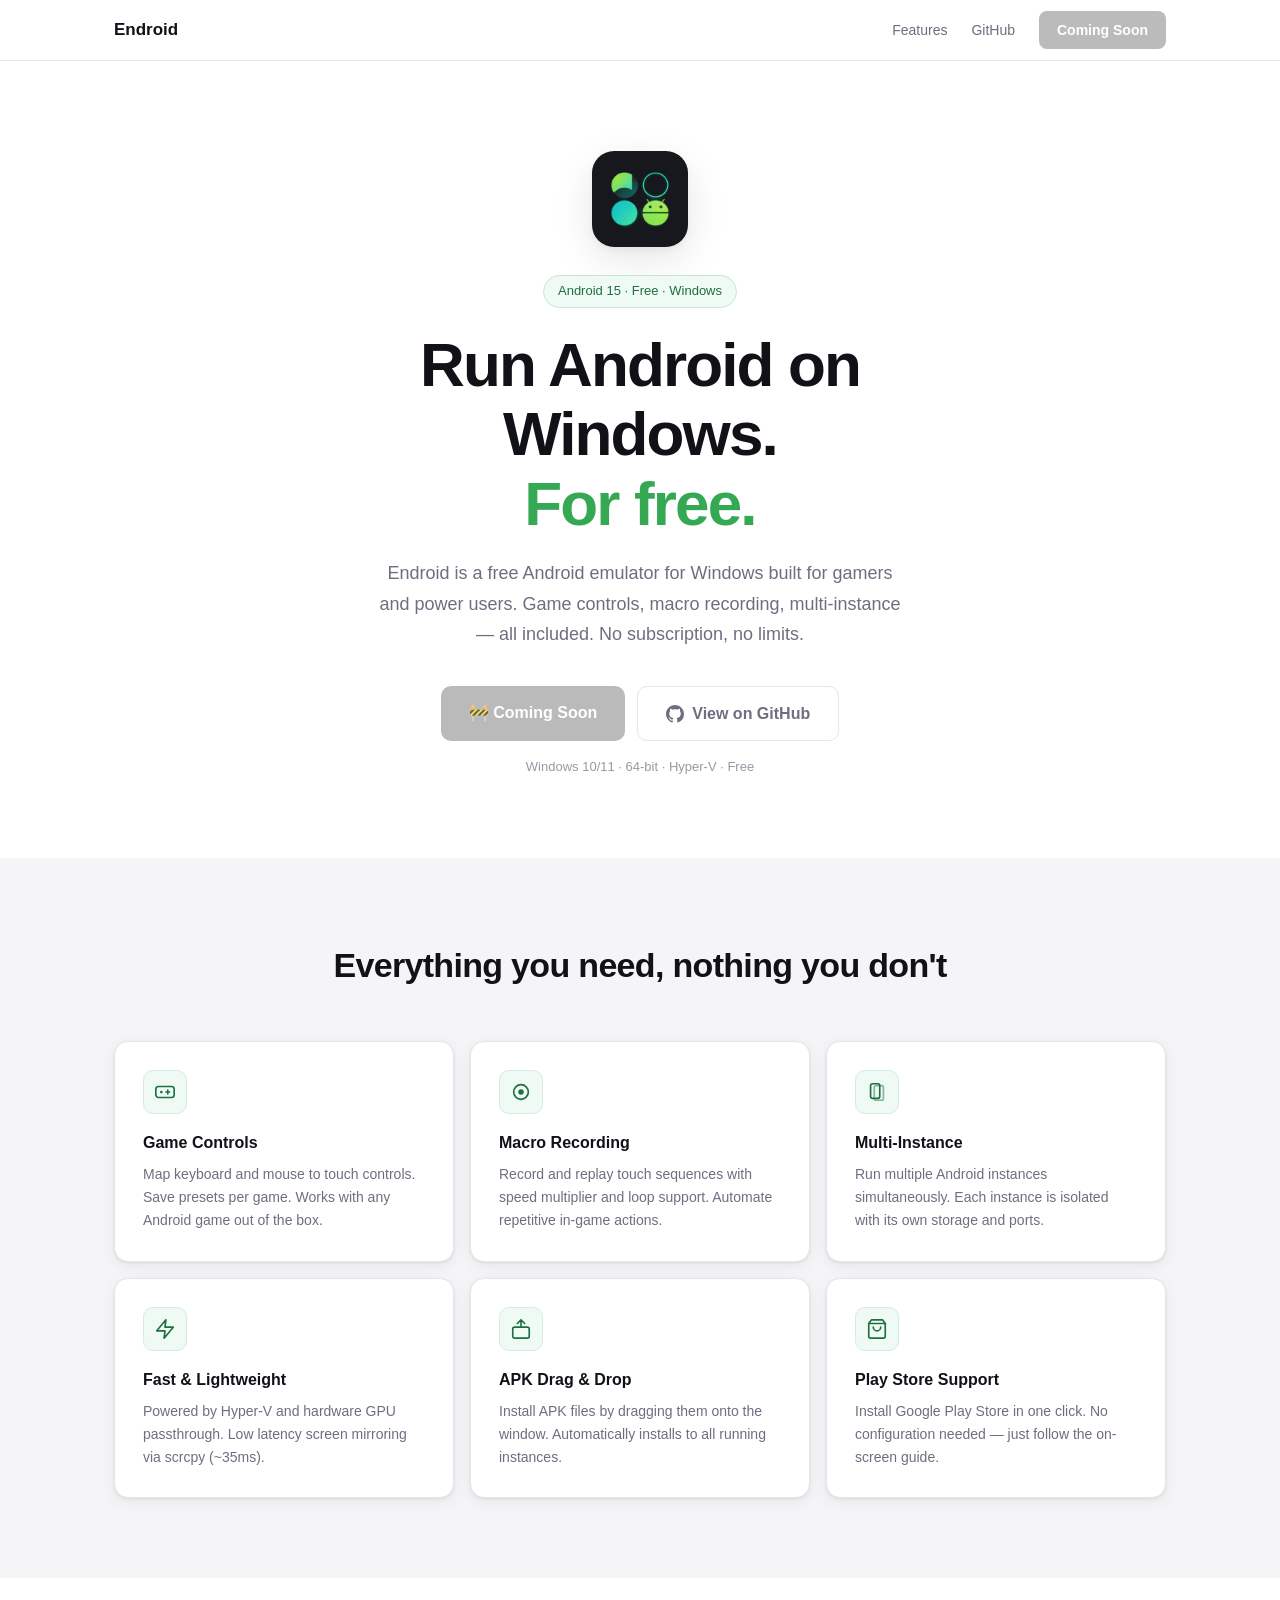
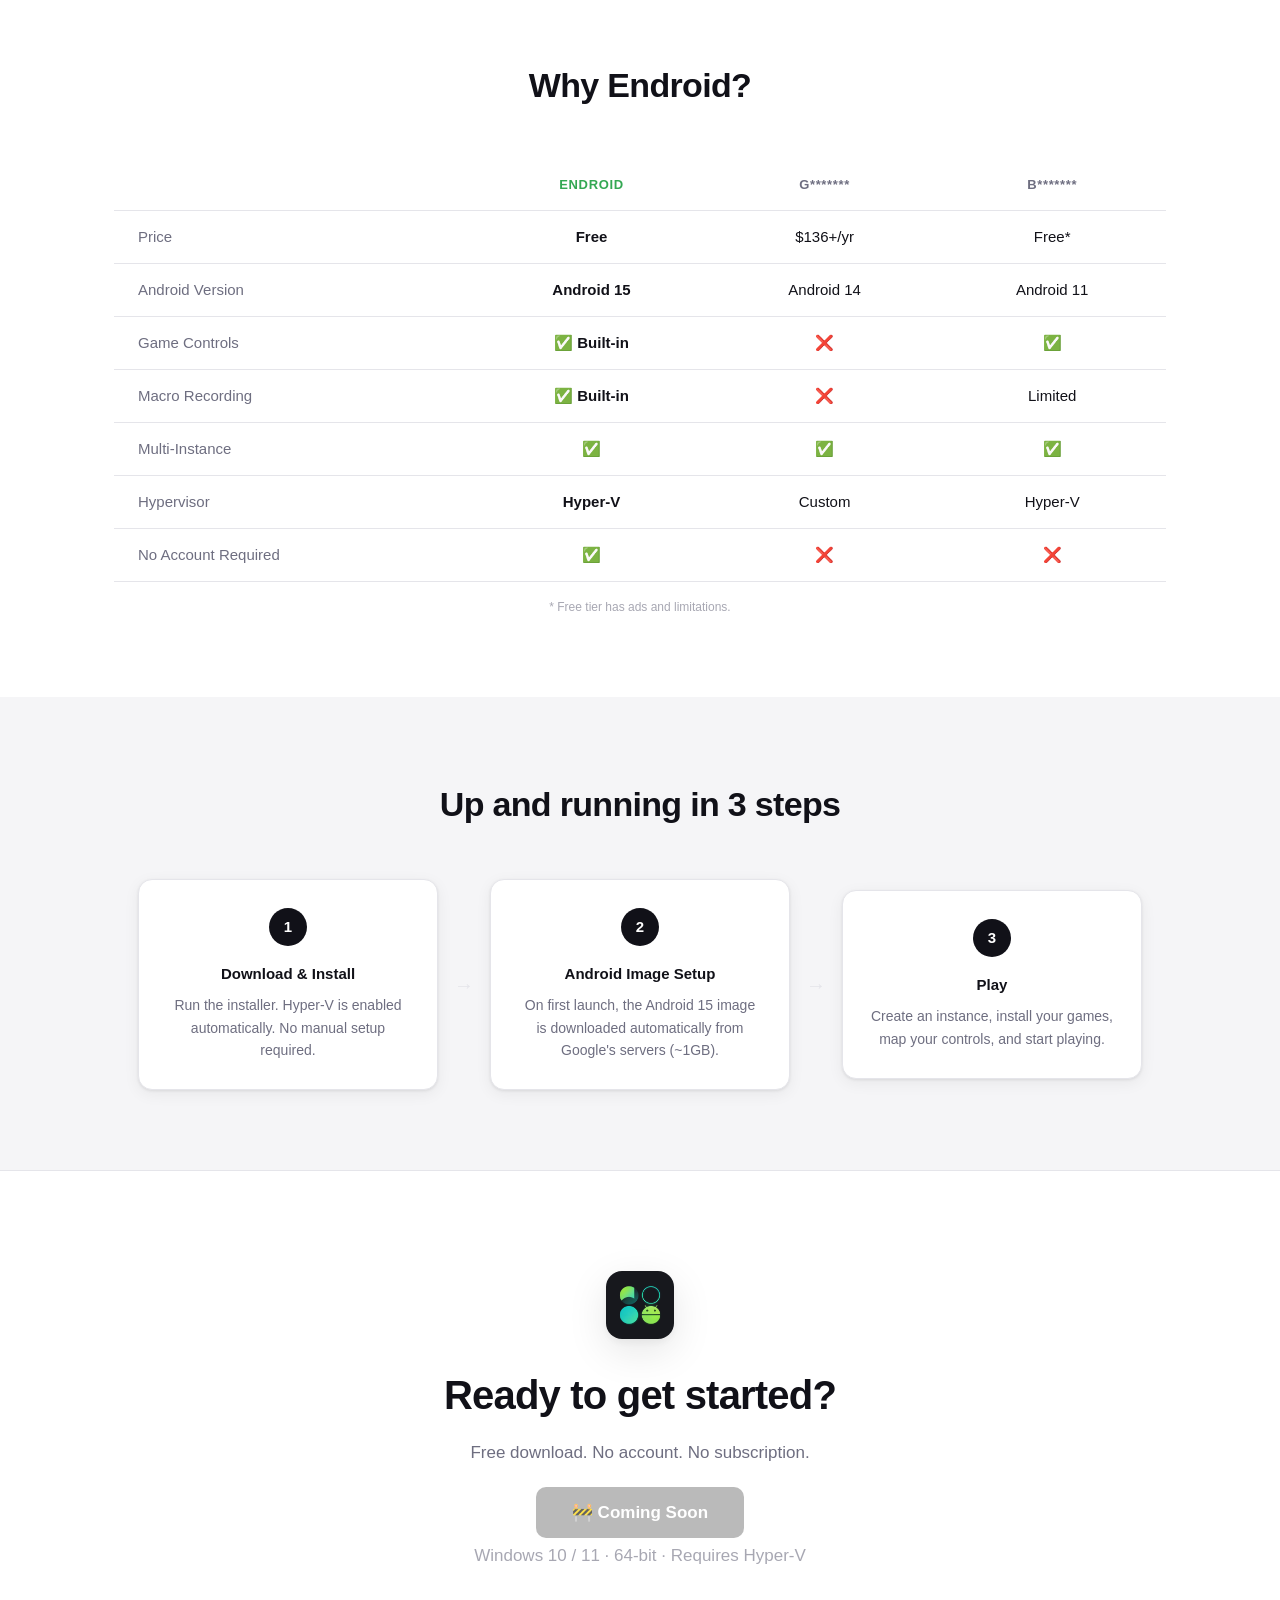
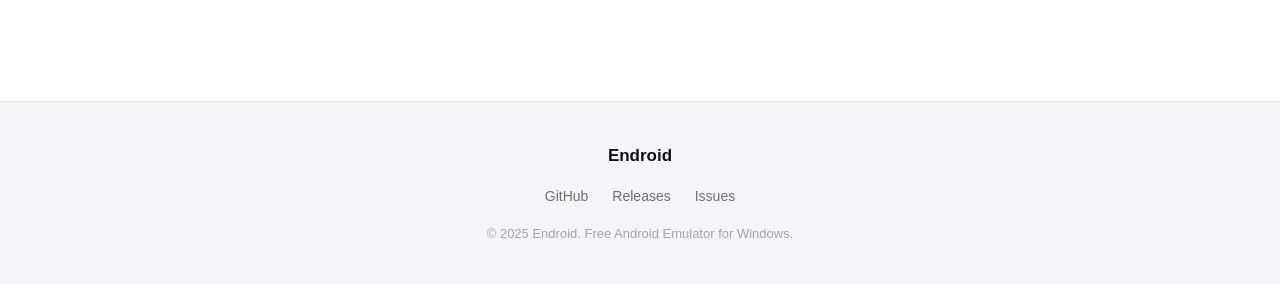
<file: index.html>
<!DOCTYPE html>
<html lang="en">
<head>
  <meta charset="UTF-8" />
  <meta name="viewport" content="width=device-width, initial-scale=1.0" />

  <!-- SEO -->
  <title>Endroid — Free Android Emulator for Windows</title>
  <meta name="description" content="Endroid is a free Android 15 emulator for Windows. Run Android apps and games on your PC with game controls, macro recording, and multi-instance support. No subscription required." />
  <meta name="keywords" content="android emulator windows, free android emulator, android emulator pc, android emulator for windows 11, best android emulator, genymotion alternative, run android on windows, android gaming emulator" />
  <link rel="canonical" href="https://endroid.rundevelrun.com/" />

  <!-- No cache -->
  <meta http-equiv="Cache-Control" content="no-cache, no-store, must-revalidate" />
  <meta http-equiv="Pragma" content="no-cache" />
  <meta http-equiv="Expires" content="0" />

  <!-- Favicon -->
  <link rel="icon" type="image/png" href="assets/icon.png?v=6" />

  <!-- Open Graph -->
  <meta property="og:type" content="website" />
  <meta property="og:url" content="https://endroid.rundevelrun.com/" />
  <meta property="og:title" content="Endroid — Free Android Emulator for Windows" />
  <meta property="og:description" content="Run Android 15 apps and games on Windows for free. Built-in game controls, macro recording, and multi-instance support." />
  <meta property="og:image" content="https://endroid.rundevelrun.com/assets/icon.png" />

  <!-- Twitter Card -->
  <meta name="twitter:card" content="summary" />
  <meta name="twitter:title" content="Endroid — Free Android Emulator for Windows" />
  <meta name="twitter:description" content="Run Android 15 on your Windows PC for free." />
  <meta name="twitter:image" content="https://endroid.rundevelrun.com/assets/icon.png" />

  <!-- Schema.org SoftwareApplication -->
  <script type="application/ld+json">
  {
    "@context": "https://schema.org",
    "@type": "SoftwareApplication",
    "name": "Endroid",
    "operatingSystem": "Windows",
    "applicationCategory": "UtilitiesApplication",
    "offers": {
      "@type": "Offer",
      "price": "0",
      "priceCurrency": "USD"
    },
    "description": "Free Android 15 emulator for Windows with game controls, macro recording, and multi-instance support.",
    "url": "https://endroid.rundevelrun.com",
    "downloadUrl": "https://github.com/rundevelrun/endroid/releases/latest"
  }
  </script>

  <link rel="stylesheet" href="styles.css?v=3" />
</head>
<body>

  <!-- Nav -->
  <nav class="nav">
    <div class="nav-inner">
      <a class="logo" href="#">
        <span>Endroid</span>
      </a>
      <div class="nav-links">
        <a href="#features">Features</a>
        <a href="https://github.com/rundevelrun/endroid">GitHub</a>
        <a class="btn-download-sm btn-coming-soon" href="#">
          Coming Soon
        </a>
      </div>
    </div>
  </nav>

  <!-- Hero -->
  <section class="hero">
    <div class="hero-inner">
      <img src="assets/icon.png?v=6" alt="Endroid" class="hero-icon" />
      <div class="badge">Android 15 · Free · Windows</div>
      <h1 class="hero-title">
        Run Android on Windows.<br />
        <span class="accent">For free.</span>
      </h1>
      <p class="hero-desc">
        Endroid is a free Android emulator for Windows built for gamers and power users.
        Game controls, macro recording, multi-instance — all included.
        No subscription, no limits.
      </p>
      <div class="hero-actions">
        <a class="btn-primary btn-coming-soon" href="#">
          🚧 Coming Soon
        </a>
        <a class="btn-secondary" href="https://github.com/rundevelrun/endroid">
          <svg class="gh-icon" viewBox="0 0 16 16" fill="currentColor"><path d="M8 0C3.58 0 0 3.58 0 8c0 3.54 2.29 6.53 5.47 7.59.4.07.55-.17.55-.38 0-.19-.01-.82-.01-1.49-2.01.37-2.53-.49-2.69-.94-.09-.23-.48-.94-.82-1.13-.28-.15-.68-.52-.01-.53.63-.01 1.08.58 1.23.82.72 1.21 1.87.87 2.33.66.07-.52.28-.87.51-1.07-1.78-.2-3.64-.89-3.64-3.95 0-.87.31-1.59.82-2.15-.08-.2-.36-1.02.08-2.12 0 0 .67-.21 2.2.82.64-.18 1.32-.27 2-.27.68 0 1.36.09 2 .27 1.53-1.04 2.2-.82 2.2-.82.44 1.1.16 1.92.08 2.12.51.56.82 1.27.82 2.15 0 3.07-1.87 3.75-3.65 3.95.29.25.54.73.54 1.48 0 1.07-.01 1.93-.01 2.2 0 .21.15.46.55.38A8.013 8.013 0 0016 8c0-4.42-3.58-8-8-8z"/></svg>
          View on GitHub
        </a>
      </div>
      <p class="hero-note">Windows 10/11 · 64-bit · Hyper-V · Free</p>
    </div>
  </section>

  <!-- Features -->
  <section class="features" id="features">
    <div class="section-inner">
      <h2 class="section-title">Everything you need, nothing you don't</h2>
      <div class="features-grid">

        <div class="feature-card">
          <div class="feature-icon">
            <svg viewBox="0 0 24 24" fill="none" stroke="currentColor" stroke-width="1.8" stroke-linecap="round" stroke-linejoin="round"><rect x="2" y="6" width="20" height="12" rx="3"/><circle cx="8" cy="12" r="1.5" fill="currentColor" stroke="none"/><path d="M15 10v4M13 12h4"/></svg>
          </div>
          <h3>Game Controls</h3>
          <p>Map keyboard and mouse to touch controls. Save presets per game. Works with any Android game out of the box.</p>
        </div>

        <div class="feature-card">
          <div class="feature-icon">
            <svg viewBox="0 0 24 24" fill="none" stroke="currentColor" stroke-width="1.8" stroke-linecap="round" stroke-linejoin="round"><circle cx="12" cy="12" r="8"/><circle cx="12" cy="12" r="3" fill="currentColor" stroke="none"/></svg>
          </div>
          <h3>Macro Recording</h3>
          <p>Record and replay touch sequences with speed multiplier and loop support. Automate repetitive in-game actions.</p>
        </div>

        <div class="feature-card">
          <div class="feature-icon">
            <svg viewBox="0 0 24 24" fill="none" stroke="currentColor" stroke-width="1.8" stroke-linecap="round" stroke-linejoin="round"><rect x="5" y="3" width="10" height="16" rx="2"/><rect x="9" y="5" width="10" height="16" rx="2" opacity="0.5"/></svg>
          </div>
          <h3>Multi-Instance</h3>
          <p>Run multiple Android instances simultaneously. Each instance is isolated with its own storage and ports.</p>
        </div>

        <div class="feature-card">
          <div class="feature-icon">
            <svg viewBox="0 0 24 24" fill="none" stroke="currentColor" stroke-width="1.8" stroke-linecap="round" stroke-linejoin="round"><path d="M13 2L3 14h9l-1 8 10-12h-9l1-8z"/></svg>
          </div>
          <h3>Fast & Lightweight</h3>
          <p>Powered by Hyper-V and hardware GPU passthrough. Low latency screen mirroring via scrcpy (~35ms).</p>
        </div>

        <div class="feature-card">
          <div class="feature-icon">
            <svg viewBox="0 0 24 24" fill="none" stroke="currentColor" stroke-width="1.8" stroke-linecap="round" stroke-linejoin="round"><path d="M12 2v8M8 6l4-4 4 4"/><rect x="3" y="10" width="18" height="12" rx="2"/></svg>
          </div>
          <h3>APK Drag & Drop</h3>
          <p>Install APK files by dragging them onto the window. Automatically installs to all running instances.</p>
        </div>

        <div class="feature-card">
          <div class="feature-icon">
            <svg viewBox="0 0 24 24" fill="none" stroke="currentColor" stroke-width="1.8" stroke-linecap="round" stroke-linejoin="round"><path d="M6 2L3 6v14a2 2 0 002 2h14a2 2 0 002-2V6l-3-4z"/><path d="M3 6h18"/><path d="M16 10a4 4 0 01-8 0"/></svg>
          </div>
          <h3>Play Store Support</h3>
          <p>Install Google Play Store in one click. No configuration needed — just follow the on-screen guide.</p>
        </div>

      </div>
    </div>
  </section>

  <!-- vs Competitors -->
  <section class="compare">
    <div class="section-inner">
      <h2 class="section-title">Why Endroid?</h2>
      <div class="compare-table-wrap">
        <table class="compare-table">
          <thead>
            <tr>
              <th></th>
              <th class="highlight">Endroid</th>
              <th><span class="masked">G*******</span></th>
              <th><span class="masked">B*******</span></th>
            </tr>
          </thead>
          <tbody>
            <tr><td>Price</td><td class="highlight">Free</td><td>$136+/yr</td><td>Free*</td></tr>
            <tr><td>Android Version</td><td class="highlight">Android 15</td><td>Android 14</td><td>Android 11</td></tr>
            <tr><td>Game Controls</td><td class="highlight">✅ Built-in</td><td>❌</td><td>✅</td></tr>
            <tr><td>Macro Recording</td><td class="highlight">✅ Built-in</td><td>❌</td><td>Limited</td></tr>
            <tr><td>Multi-Instance</td><td class="highlight">✅</td><td>✅</td><td>✅</td></tr>
            <tr><td>Hypervisor</td><td class="highlight">Hyper-V</td><td>Custom</td><td>Hyper-V</td></tr>
            <tr><td>No Account Required</td><td class="highlight">✅</td><td>❌</td><td>❌</td></tr>
          </tbody>
        </table>
      </div>
      <p class="compare-note">* Free tier has ads and limitations.</p>
    </div>
  </section>

  <!-- How it works -->
  <section class="howto">
    <div class="section-inner">
      <h2 class="section-title">Up and running in 3 steps</h2>
      <div class="steps">
        <div class="step">
          <div class="step-num">1</div>
          <h3>Download & Install</h3>
          <p>Run the installer. Hyper-V is enabled automatically. No manual setup required.</p>
        </div>
        <div class="step-arrow">→</div>
        <div class="step">
          <div class="step-num">2</div>
          <h3>Android Image Setup</h3>
          <p>On first launch, the Android 15 image is downloaded automatically from Google's servers (~1GB).</p>
        </div>
        <div class="step-arrow">→</div>
        <div class="step">
          <div class="step-num">3</div>
          <h3>Play</h3>
          <p>Create an instance, install your games, map your controls, and start playing.</p>
        </div>
      </div>
    </div>
  </section>

  <!-- Download CTA -->
  <section class="cta">
    <div class="section-inner">
      <img src="assets/icon.png?v=6" alt="Endroid" class="cta-icon" />
      <h2>Ready to get started?</h2>
      <p>Free download. No account. No subscription.</p>
      <a class="btn-primary btn-large btn-coming-soon" href="#">
        🚧 Coming Soon
      </a>
      <p class="cta-note">Windows 10 / 11 · 64-bit · Requires Hyper-V</p>
    </div>
  </section>

  <!-- Footer -->
  <footer class="footer">
    <div class="footer-inner">
      <a class="logo" href="#">
        <span>Endroid</span>
      </a>
      <div class="footer-links">
        <a href="https://github.com/rundevelrun/endroid">GitHub</a>
        <a href="https://github.com/rundevelrun/endroid/releases">Releases</a>
        <a href="https://github.com/rundevelrun/endroid/issues">Issues</a>
      </div>
      <p class="footer-copy">© 2025 Endroid. Free Android Emulator for Windows.</p>
    </div>
  </footer>

</body>
</html>
</file>
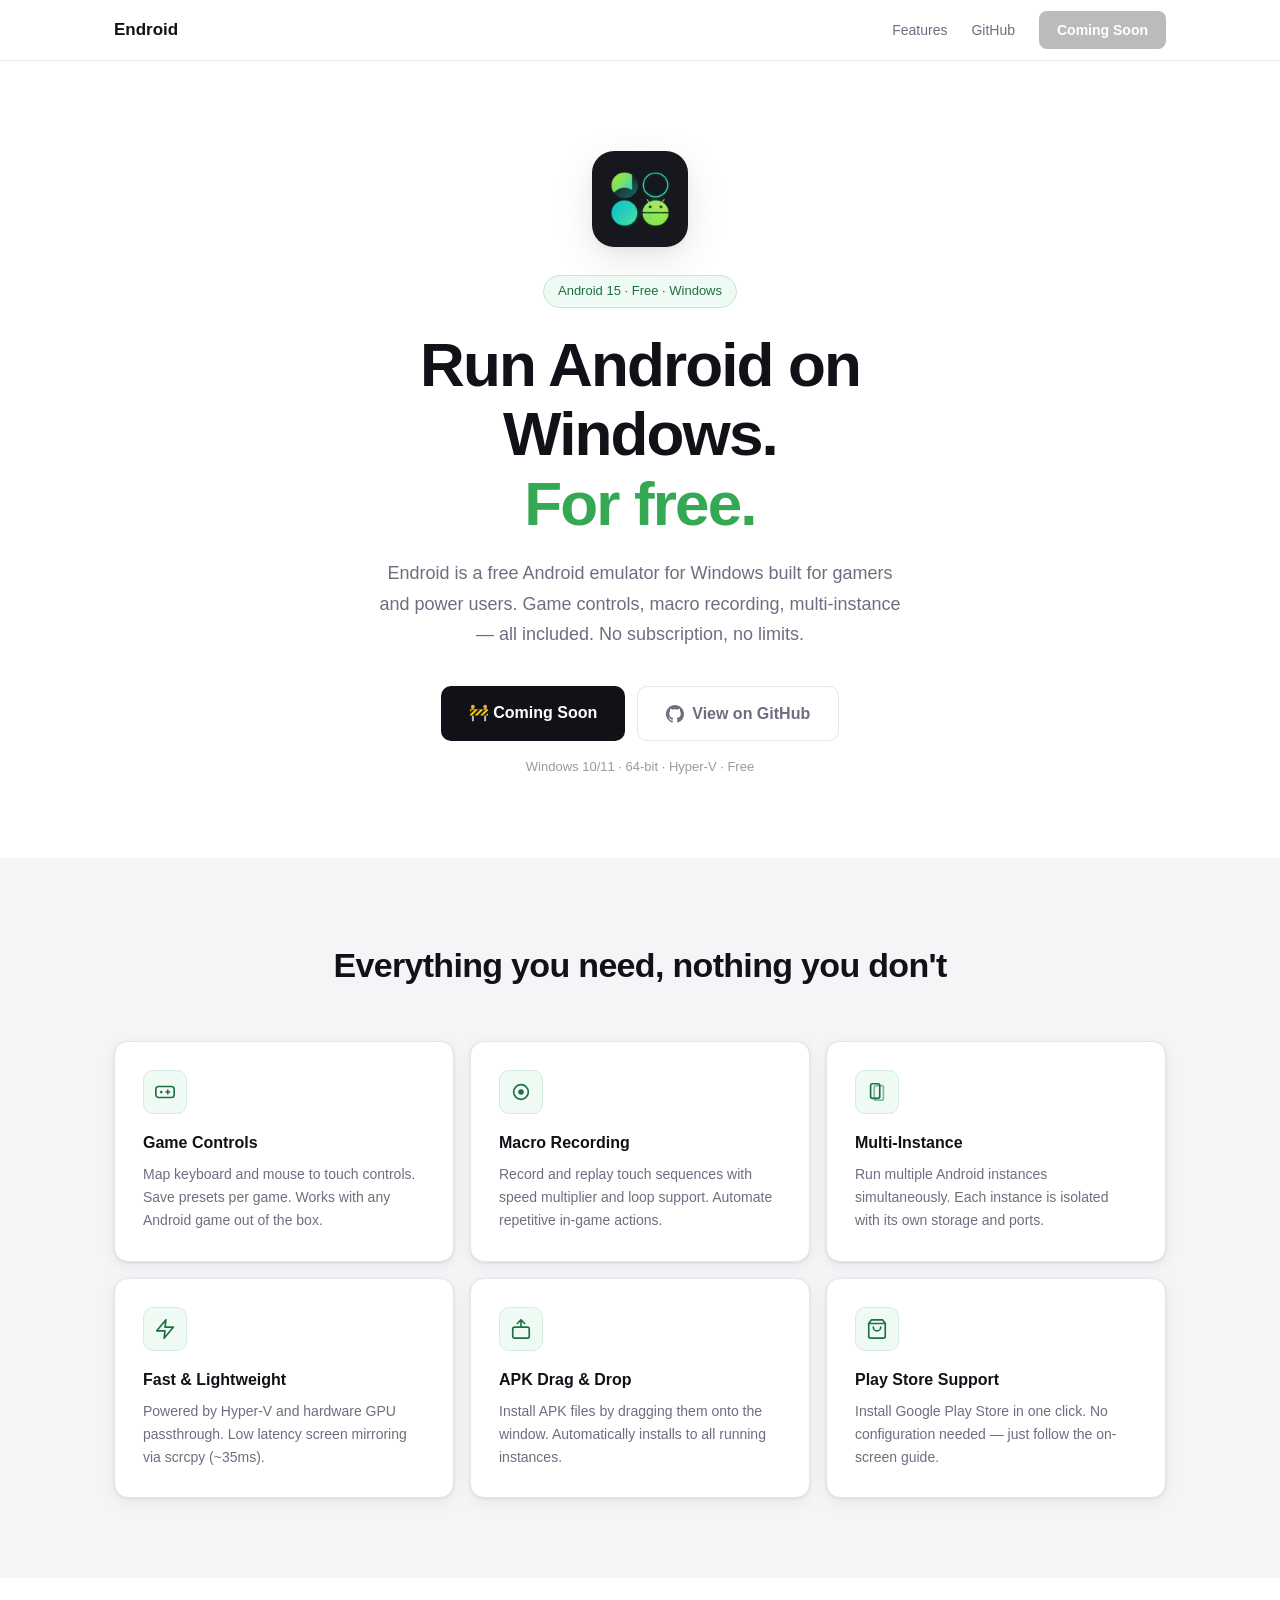
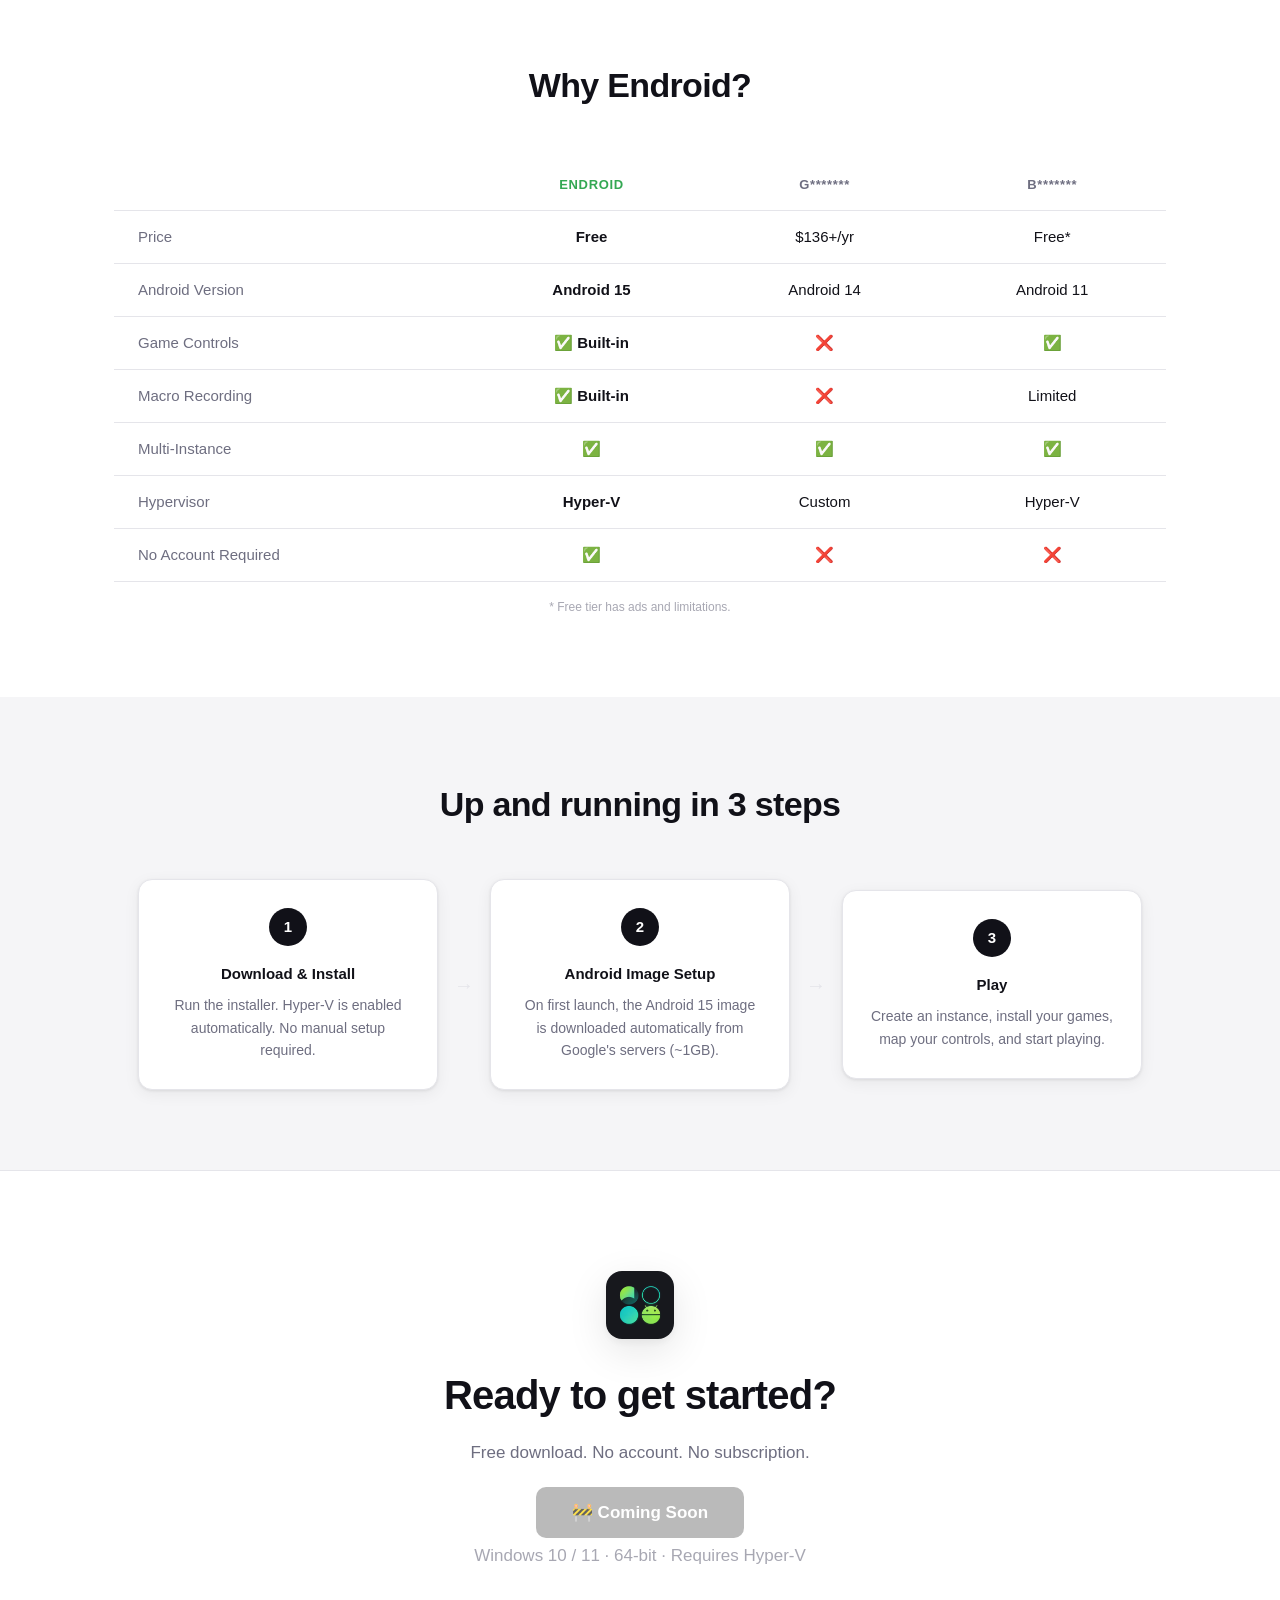
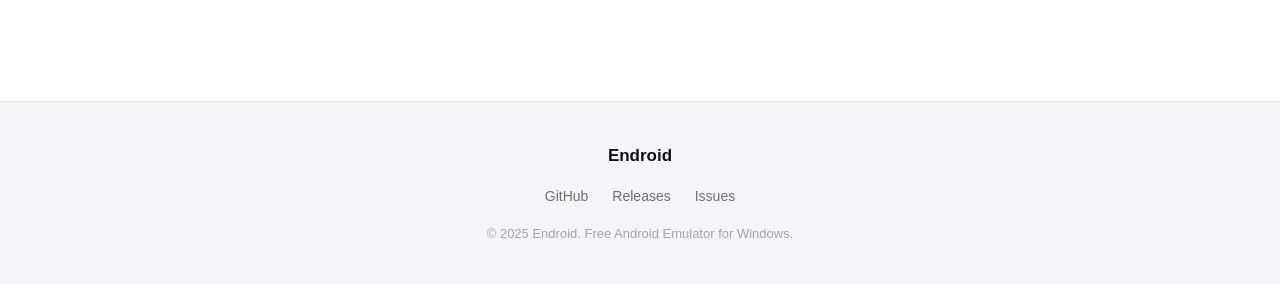
<file: docs/index.html>
<!DOCTYPE html>
<html lang="en">
<head>
  <meta charset="UTF-8" />
  <meta name="viewport" content="width=device-width, initial-scale=1.0" />

  <!-- SEO -->
  <title>Endroid — Free Android Emulator for Windows</title>
  <meta name="description" content="Endroid is a free Android 15 emulator for Windows. Run Android apps and games on your PC with game controls, macro recording, and multi-instance support. No subscription required." />
  <meta name="keywords" content="android emulator windows, free android emulator, android emulator pc, android emulator for windows 11, best android emulator, genymotion alternative, run android on windows, android gaming emulator" />
  <link rel="canonical" href="https://endroid.rundevelrun.com/" />

  <!-- Favicon -->
  <link rel="icon" type="image/png" href="assets/icon.png?v=6" />

  <!-- Open Graph -->
  <meta property="og:type" content="website" />
  <meta property="og:url" content="https://endroid.rundevelrun.com/" />
  <meta property="og:title" content="Endroid — Free Android Emulator for Windows" />
  <meta property="og:description" content="Run Android 15 apps and games on Windows for free. Built-in game controls, macro recording, and multi-instance support." />
  <meta property="og:image" content="https://endroid.rundevelrun.com/assets/icon.png" />

  <!-- Twitter Card -->
  <meta name="twitter:card" content="summary" />
  <meta name="twitter:title" content="Endroid — Free Android Emulator for Windows" />
  <meta name="twitter:description" content="Run Android 15 on your Windows PC for free." />
  <meta name="twitter:image" content="https://endroid.rundevelrun.com/assets/icon.png" />

  <!-- Schema.org SoftwareApplication -->
  <script type="application/ld+json">
  {
    "@context": "https://schema.org",
    "@type": "SoftwareApplication",
    "name": "Endroid",
    "operatingSystem": "Windows",
    "applicationCategory": "UtilitiesApplication",
    "offers": {
      "@type": "Offer",
      "price": "0",
      "priceCurrency": "USD"
    },
    "description": "Free Android 15 emulator for Windows with game controls, macro recording, and multi-instance support.",
    "url": "https://endroid.rundevelrun.com",
    "downloadUrl": "https://github.com/rundevelrun/endroid/releases/latest"
  }
  </script>

  <link rel="stylesheet" href="styles.css?v=2" />
</head>
<body>

  <!-- Nav -->
  <nav class="nav">
    <div class="nav-inner">
      <a class="logo" href="#">
        <span>Endroid</span>
      </a>
      <div class="nav-links">
        <a href="#features">Features</a>
        <a href="https://github.com/rundevelrun/endroid">GitHub</a>
        <a class="btn-download-sm btn-coming-soon" href="#">
          Coming Soon
        </a>
      </div>
    </div>
  </nav>

  <!-- Hero -->
  <section class="hero">
    <div class="hero-inner">
      <img src="assets/icon.png?v=6" alt="Endroid" class="hero-icon" />
      <div class="badge">Android 15 · Free · Windows</div>
      <h1 class="hero-title">
        Run Android on Windows.<br />
        <span class="accent">For free.</span>
      </h1>
      <p class="hero-desc">
        Endroid is a free Android emulator for Windows built for gamers and power users.
        Game controls, macro recording, multi-instance — all included.
        No subscription, no limits.
      </p>
      <div class="hero-actions">
        <a class="btn-primary" href="#" class="btn-coming-soon">
          🚧 Coming Soon
        </a>
        <a class="btn-secondary" href="https://github.com/rundevelrun/endroid">
          <svg class="gh-icon" viewBox="0 0 16 16" fill="currentColor"><path d="M8 0C3.58 0 0 3.58 0 8c0 3.54 2.29 6.53 5.47 7.59.4.07.55-.17.55-.38 0-.19-.01-.82-.01-1.49-2.01.37-2.53-.49-2.69-.94-.09-.23-.48-.94-.82-1.13-.28-.15-.68-.52-.01-.53.63-.01 1.08.58 1.23.82.72 1.21 1.87.87 2.33.66.07-.52.28-.87.51-1.07-1.78-.2-3.64-.89-3.64-3.95 0-.87.31-1.59.82-2.15-.08-.2-.36-1.02.08-2.12 0 0 .67-.21 2.2.82.64-.18 1.32-.27 2-.27.68 0 1.36.09 2 .27 1.53-1.04 2.2-.82 2.2-.82.44 1.1.16 1.92.08 2.12.51.56.82 1.27.82 2.15 0 3.07-1.87 3.75-3.65 3.95.29.25.54.73.54 1.48 0 1.07-.01 1.93-.01 2.2 0 .21.15.46.55.38A8.013 8.013 0 0016 8c0-4.42-3.58-8-8-8z"/></svg>
          View on GitHub
        </a>
      </div>
      <p class="hero-note">Windows 10/11 · 64-bit · Hyper-V · Free</p>
    </div>
  </section>

  <!-- Features -->
  <section class="features" id="features">
    <div class="section-inner">
      <h2 class="section-title">Everything you need, nothing you don't</h2>
      <div class="features-grid">

        <div class="feature-card">
          <div class="feature-icon">
            <svg viewBox="0 0 24 24" fill="none" stroke="currentColor" stroke-width="1.8" stroke-linecap="round" stroke-linejoin="round"><rect x="2" y="6" width="20" height="12" rx="3"/><circle cx="8" cy="12" r="1.5" fill="currentColor" stroke="none"/><path d="M15 10v4M13 12h4"/></svg>
          </div>
          <h3>Game Controls</h3>
          <p>Map keyboard and mouse to touch controls. Save presets per game. Works with any Android game out of the box.</p>
        </div>

        <div class="feature-card">
          <div class="feature-icon">
            <svg viewBox="0 0 24 24" fill="none" stroke="currentColor" stroke-width="1.8" stroke-linecap="round" stroke-linejoin="round"><circle cx="12" cy="12" r="8"/><circle cx="12" cy="12" r="3" fill="currentColor" stroke="none"/></svg>
          </div>
          <h3>Macro Recording</h3>
          <p>Record and replay touch sequences with speed multiplier and loop support. Automate repetitive in-game actions.</p>
        </div>

        <div class="feature-card">
          <div class="feature-icon">
            <svg viewBox="0 0 24 24" fill="none" stroke="currentColor" stroke-width="1.8" stroke-linecap="round" stroke-linejoin="round"><rect x="5" y="3" width="10" height="16" rx="2"/><rect x="9" y="5" width="10" height="16" rx="2" opacity="0.5"/></svg>
          </div>
          <h3>Multi-Instance</h3>
          <p>Run multiple Android instances simultaneously. Each instance is isolated with its own storage and ports.</p>
        </div>

        <div class="feature-card">
          <div class="feature-icon">
            <svg viewBox="0 0 24 24" fill="none" stroke="currentColor" stroke-width="1.8" stroke-linecap="round" stroke-linejoin="round"><path d="M13 2L3 14h9l-1 8 10-12h-9l1-8z"/></svg>
          </div>
          <h3>Fast & Lightweight</h3>
          <p>Powered by Hyper-V and hardware GPU passthrough. Low latency screen mirroring via scrcpy (~35ms).</p>
        </div>

        <div class="feature-card">
          <div class="feature-icon">
            <svg viewBox="0 0 24 24" fill="none" stroke="currentColor" stroke-width="1.8" stroke-linecap="round" stroke-linejoin="round"><path d="M12 2v8M8 6l4-4 4 4"/><rect x="3" y="10" width="18" height="12" rx="2"/></svg>
          </div>
          <h3>APK Drag & Drop</h3>
          <p>Install APK files by dragging them onto the window. Automatically installs to all running instances.</p>
        </div>

        <div class="feature-card">
          <div class="feature-icon">
            <svg viewBox="0 0 24 24" fill="none" stroke="currentColor" stroke-width="1.8" stroke-linecap="round" stroke-linejoin="round"><path d="M6 2L3 6v14a2 2 0 002 2h14a2 2 0 002-2V6l-3-4z"/><path d="M3 6h18"/><path d="M16 10a4 4 0 01-8 0"/></svg>
          </div>
          <h3>Play Store Support</h3>
          <p>Install Google Play Store in one click. No configuration needed — just follow the on-screen guide.</p>
        </div>

      </div>
    </div>
  </section>

  <!-- vs Competitors -->
  <section class="compare">
    <div class="section-inner">
      <h2 class="section-title">Why Endroid?</h2>
      <div class="compare-table-wrap">
        <table class="compare-table">
          <thead>
            <tr>
              <th></th>
              <th class="highlight">Endroid</th>
              <th><span class="masked">G*******</span></th>
              <th><span class="masked">B*******</span></th>
            </tr>
          </thead>
          <tbody>
            <tr><td>Price</td><td class="highlight">Free</td><td>$136+/yr</td><td>Free*</td></tr>
            <tr><td>Android Version</td><td class="highlight">Android 15</td><td>Android 14</td><td>Android 11</td></tr>
            <tr><td>Game Controls</td><td class="highlight">✅ Built-in</td><td>❌</td><td>✅</td></tr>
            <tr><td>Macro Recording</td><td class="highlight">✅ Built-in</td><td>❌</td><td>Limited</td></tr>
            <tr><td>Multi-Instance</td><td class="highlight">✅</td><td>✅</td><td>✅</td></tr>
            <tr><td>Hypervisor</td><td class="highlight">Hyper-V</td><td>Custom</td><td>Hyper-V</td></tr>
            <tr><td>No Account Required</td><td class="highlight">✅</td><td>❌</td><td>❌</td></tr>
          </tbody>
        </table>
      </div>
      <p class="compare-note">* Free tier has ads and limitations.</p>
    </div>
  </section>

  <!-- How it works -->
  <section class="howto">
    <div class="section-inner">
      <h2 class="section-title">Up and running in 3 steps</h2>
      <div class="steps">
        <div class="step">
          <div class="step-num">1</div>
          <h3>Download & Install</h3>
          <p>Run the installer. Hyper-V is enabled automatically. No manual setup required.</p>
        </div>
        <div class="step-arrow">→</div>
        <div class="step">
          <div class="step-num">2</div>
          <h3>Android Image Setup</h3>
          <p>On first launch, the Android 15 image is downloaded automatically from Google's servers (~1GB).</p>
        </div>
        <div class="step-arrow">→</div>
        <div class="step">
          <div class="step-num">3</div>
          <h3>Play</h3>
          <p>Create an instance, install your games, map your controls, and start playing.</p>
        </div>
      </div>
    </div>
  </section>

  <!-- Download CTA -->
  <section class="cta">
    <div class="section-inner">
      <img src="assets/icon.png?v=6" alt="Endroid" class="cta-icon" />
      <h2>Ready to get started?</h2>
      <p>Free download. No account. No subscription.</p>
      <a class="btn-primary btn-large btn-coming-soon" href="#">
        🚧 Coming Soon
      </a>
      <p class="cta-note">Windows 10 / 11 · 64-bit · Requires Hyper-V</p>
    </div>
  </section>

  <!-- Footer -->
  <footer class="footer">
    <div class="footer-inner">
      <a class="logo" href="#">
        <span>Endroid</span>
      </a>
      <div class="footer-links">
        <a href="https://github.com/rundevelrun/endroid">GitHub</a>
        <a href="https://github.com/rundevelrun/endroid/releases">Releases</a>
        <a href="https://github.com/rundevelrun/endroid/issues">Issues</a>
      </div>
      <p class="footer-copy">© 2025 Endroid. Free Android Emulator for Windows.</p>
    </div>
  </footer>

</body>
</html>
</file>
<file: styles.css>
/* ── Reset & Base ─────────────────────────────────────────────── */
*, *::before, *::after { box-sizing: border-box; margin: 0; padding: 0; }

:root {
  --bg:        #ffffff;
  --bg2:       #f5f5f7;
  --bg3:       #ffffff;
  --border:    #e5e5ea;
  --accent:    #1d6f42;
  --accent2:   #34a853;
  --text:      #111118;
  --text2:     #6e6e80;
  --radius:    14px;
  --max-w:     1100px;
  --shadow:    0 1px 3px rgba(0,0,0,0.08), 0 4px 16px rgba(0,0,0,0.06);
  --shadow-lg: 0 4px 6px rgba(0,0,0,0.04), 0 12px 40px rgba(0,0,0,0.10);
}

html { scroll-behavior: smooth; }

body {
  font-family: -apple-system, BlinkMacSystemFont, 'Segoe UI', sans-serif;
  background: var(--bg);
  color: var(--text);
  line-height: 1.6;
  -webkit-font-smoothing: antialiased;
}

a { color: inherit; text-decoration: none; }

/* ── Nav ──────────────────────────────────────────────────────── */
.nav {
  position: sticky;
  top: 0;
  z-index: 100;
  background: rgba(255,255,255,0.85);
  backdrop-filter: blur(16px);
  border-bottom: 1px solid var(--border);
}
.nav-inner {
  max-width: var(--max-w);
  margin: 0 auto;
  padding: 0 24px;
  height: 60px;
  display: flex;
  align-items: center;
  justify-content: space-between;
}
.logo {
  display: flex;
  align-items: center;
  gap: 10px;
  font-size: 17px;
  font-weight: 800;
  color: var(--text);
  -webkit-text-fill-color: initial;
  background: none;
}
.logo-icon {
  width: 30px;
  height: 30px;
  border-radius: 7px;
  flex-shrink: 0;
  box-shadow: 0 1px 4px rgba(0,0,0,0.15);
}
.nav-links {
  display: flex;
  align-items: center;
  gap: 24px;
}
.nav-links > a:not(.btn-download-sm) {
  font-size: 14px;
  color: var(--text2);
  transition: color 0.15s;
}
.nav-links > a:not(.btn-download-sm):hover { color: var(--text); }

.btn-download-sm {
  padding: 8px 18px;
  background: var(--text);
  color: #fff;
  border-radius: 8px;
  font-size: 14px;
  font-weight: 600;
  transition: opacity 0.15s;
}
.btn-download-sm:hover { opacity: 0.8; }

/* ── Hero ─────────────────────────────────────────────────────── */
.hero {
  padding: 90px 24px 80px;
  text-align: center;
  background: var(--bg);
}
.hero-inner { max-width: 720px; margin: 0 auto; }

.hero-icon {
  display: block;
  width: 96px;
  height: 96px;
  border-radius: 22px;
  margin: 0 auto 28px;
  box-shadow: var(--shadow-lg);
}

.badge {
  display: inline-block;
  padding: 5px 14px;
  background: #f0faf4;
  border: 1px solid #c6e6d2;
  border-radius: 999px;
  font-size: 13px;
  color: var(--accent);
  font-weight: 500;
  margin-bottom: 22px;
}

.hero-title {
  font-size: clamp(36px, 6vw, 62px);
  font-weight: 800;
  line-height: 1.12;
  letter-spacing: -0.03em;
  margin-bottom: 20px;
  color: var(--text);
}
.accent {
  color: var(--accent2);
  background: none;
  -webkit-text-fill-color: initial;
  -webkit-background-clip: unset;
  background-clip: unset;
}

.hero-desc {
  font-size: 18px;
  color: var(--text2);
  max-width: 540px;
  margin: 0 auto 36px;
  line-height: 1.7;
}

.hero-actions {
  display: flex;
  gap: 12px;
  justify-content: center;
  flex-wrap: wrap;
  margin-bottom: 16px;
}

.btn-primary {
  padding: 14px 28px;
  background: var(--text);
  color: #fff;
  border-radius: 10px;
  font-size: 16px;
  font-weight: 700;
  transition: opacity 0.15s, transform 0.15s;
}
.btn-primary:hover { opacity: 0.85; transform: translateY(-1px); }
.btn-primary.btn-large { padding: 16px 36px; font-size: 17px; }

.btn-coming-soon {
  background: #9e9e9e !important;
  cursor: not-allowed !important;
  pointer-events: none;
  opacity: 0.7;
}

.btn-secondary {
  display: flex;
  align-items: center;
  gap: 8px;
  padding: 14px 28px;
  background: transparent;
  border: 1px solid var(--border);
  color: var(--text2);
  border-radius: 10px;
  font-size: 16px;
  font-weight: 600;
  transition: border-color 0.15s, color 0.15s, background 0.15s;
}
.btn-secondary:hover { border-color: #c0c0cc; color: var(--text); background: var(--bg2); }
.gh-icon { width: 18px; height: 18px; flex-shrink: 0; }

.hero-note { font-size: 13px; color: var(--text2); opacity: 0.7; }

/* ── Sections ─────────────────────────────────────────────────── */
.section-inner {
  max-width: var(--max-w);
  margin: 0 auto;
  padding: 0 24px;
}
.section-title {
  font-size: clamp(22px, 3vw, 34px);
  font-weight: 700;
  text-align: center;
  margin-bottom: 48px;
  letter-spacing: -0.02em;
}

/* ── Features ─────────────────────────────────────────────────── */
.features { padding: 80px 0; background: var(--bg2); }
.features-grid {
  display: grid;
  grid-template-columns: repeat(auto-fit, minmax(300px, 1fr));
  gap: 16px;
}
.feature-card {
  background: var(--bg3);
  border: 1px solid var(--border);
  border-radius: var(--radius);
  padding: 28px;
  transition: box-shadow 0.2s, transform 0.2s;
  box-shadow: var(--shadow);
}
.feature-card:hover {
  box-shadow: var(--shadow-lg);
  transform: translateY(-2px);
}
.feature-icon {
  width: 44px;
  height: 44px;
  margin-bottom: 16px;
  padding: 10px;
  background: #f0faf4;
  border: 1px solid #d4edde;
  border-radius: 10px;
  color: var(--accent);
}
.feature-icon svg { width: 100%; height: 100%; display: block; }
.feature-card h3 { font-size: 16px; font-weight: 700; margin-bottom: 8px; color: var(--text); }
.feature-card p { font-size: 14px; color: var(--text2); line-height: 1.65; }

/* ── Compare ──────────────────────────────────────────────────── */
.compare { padding: 80px 0; background: var(--bg); }
.compare-table-wrap { overflow-x: auto; }
.compare-table {
  width: 100%;
  border-collapse: collapse;
  font-size: 15px;
}
.compare-table th,
.compare-table td {
  padding: 14px 24px;
  text-align: center;
  border-bottom: 1px solid var(--border);
}
.compare-table th:first-child,
.compare-table td:first-child { text-align: left; color: var(--text2); }
.compare-table thead th {
  font-weight: 600;
  color: var(--text2);
  font-size: 13px;
  text-transform: uppercase;
  letter-spacing: 0.05em;
  vertical-align: middle;
}
.compare-table th.highlight { color: var(--accent2); }
.masked { color: var(--text2); letter-spacing: 0.05em; font-size: 13px; }
.table-icon {
  width: 20px;
  height: 20px;
  border-radius: 5px;
  vertical-align: middle;
  margin-right: 6px;
  margin-bottom: 2px;
  box-shadow: 0 1px 3px rgba(0,0,0,0.15);
}
.compare-table td.highlight { color: var(--text); font-weight: 600; }
.compare-table tbody tr:hover { background: var(--bg2); }
.compare-note { font-size: 12px; color: var(--text2); margin-top: 16px; text-align: center; opacity: 0.6; }

/* ── How To ───────────────────────────────────────────────────── */
.howto { padding: 80px 0; background: var(--bg2); }
.steps {
  display: flex;
  align-items: center;
  justify-content: center;
  gap: 16px;
  flex-wrap: wrap;
}
.step {
  flex: 1;
  min-width: 220px;
  max-width: 300px;
  background: var(--bg3);
  border: 1px solid var(--border);
  border-radius: var(--radius);
  padding: 28px;
  text-align: center;
  box-shadow: var(--shadow);
}
.step-num {
  width: 38px;
  height: 38px;
  background: var(--text);
  border-radius: 50%;
  display: flex;
  align-items: center;
  justify-content: center;
  font-weight: 800;
  font-size: 15px;
  color: #fff;
  margin: 0 auto 16px;
}
.step h3 { font-size: 15px; font-weight: 700; margin-bottom: 8px; }
.step p { font-size: 14px; color: var(--text2); line-height: 1.6; }
.step-arrow { font-size: 20px; color: var(--border); flex-shrink: 0; }

/* ── CTA ──────────────────────────────────────────────────────── */
.cta {
  padding: 100px 0;
  text-align: center;
  background: var(--bg);
  border-top: 1px solid var(--border);
}
.cta-icon {
  display: block;
  width: 68px;
  height: 68px;
  border-radius: 16px;
  margin: 0 auto 24px;
  box-shadow: var(--shadow-lg);
}
.cta h2 { font-size: clamp(26px, 4vw, 40px); font-weight: 800; margin-bottom: 12px; letter-spacing: -0.02em; }
.cta p { font-size: 17px; color: var(--text2); margin-bottom: 32px; }
.cta-note { font-size: 13px; color: var(--text2); margin-top: 16px; opacity: 0.6; }

/* ── Footer ───────────────────────────────────────────────────── */
.footer { border-top: 1px solid var(--border); padding: 40px 24px; background: var(--bg2); }
.footer-inner {
  max-width: var(--max-w);
  margin: 0 auto;
  display: flex;
  flex-direction: column;
  align-items: center;
  gap: 16px;
  text-align: center;
}
.footer .logo-icon { width: 22px; height: 22px; border-radius: 5px; box-shadow: 0 1px 3px rgba(0,0,0,0.12); }
.footer-links { display: flex; gap: 24px; }
.footer-links a { font-size: 14px; color: var(--text2); transition: color 0.15s; }
.footer-links a:hover { color: var(--text); }
.footer-copy { font-size: 13px; color: var(--text2); opacity: 0.6; }

/* ── Responsive ───────────────────────────────────────────────── */
@media (max-width: 600px) {
  .step-arrow { display: none; }
  .hero-actions { flex-direction: column; align-items: center; }
  .btn-primary, .btn-secondary { width: 100%; max-width: 300px; justify-content: center; }
  .nav-links > a:not(.btn-download-sm) { display: none; }
}
</file>
<file: docs/styles.css>
/* ── Reset & Base ─────────────────────────────────────────────── */
*, *::before, *::after { box-sizing: border-box; margin: 0; padding: 0; }

:root {
  --bg:        #ffffff;
  --bg2:       #f5f5f7;
  --bg3:       #ffffff;
  --border:    #e5e5ea;
  --accent:    #1d6f42;
  --accent2:   #34a853;
  --text:      #111118;
  --text2:     #6e6e80;
  --radius:    14px;
  --max-w:     1100px;
  --shadow:    0 1px 3px rgba(0,0,0,0.08), 0 4px 16px rgba(0,0,0,0.06);
  --shadow-lg: 0 4px 6px rgba(0,0,0,0.04), 0 12px 40px rgba(0,0,0,0.10);
}

html { scroll-behavior: smooth; }

body {
  font-family: -apple-system, BlinkMacSystemFont, 'Segoe UI', sans-serif;
  background: var(--bg);
  color: var(--text);
  line-height: 1.6;
  -webkit-font-smoothing: antialiased;
}

a { color: inherit; text-decoration: none; }

/* ── Nav ──────────────────────────────────────────────────────── */
.nav {
  position: sticky;
  top: 0;
  z-index: 100;
  background: rgba(255,255,255,0.85);
  backdrop-filter: blur(16px);
  border-bottom: 1px solid var(--border);
}
.nav-inner {
  max-width: var(--max-w);
  margin: 0 auto;
  padding: 0 24px;
  height: 60px;
  display: flex;
  align-items: center;
  justify-content: space-between;
}
.logo {
  display: flex;
  align-items: center;
  gap: 10px;
  font-size: 17px;
  font-weight: 800;
  color: var(--text);
  -webkit-text-fill-color: initial;
  background: none;
}
.logo-icon {
  width: 30px;
  height: 30px;
  border-radius: 7px;
  flex-shrink: 0;
  box-shadow: 0 1px 4px rgba(0,0,0,0.15);
}
.nav-links {
  display: flex;
  align-items: center;
  gap: 24px;
}
.nav-links > a:not(.btn-download-sm) {
  font-size: 14px;
  color: var(--text2);
  transition: color 0.15s;
}
.nav-links > a:not(.btn-download-sm):hover { color: var(--text); }

.btn-download-sm {
  padding: 8px 18px;
  background: var(--text);
  color: #fff;
  border-radius: 8px;
  font-size: 14px;
  font-weight: 600;
  transition: opacity 0.15s;
}
.btn-download-sm:hover { opacity: 0.8; }

/* ── Hero ─────────────────────────────────────────────────────── */
.hero {
  padding: 90px 24px 80px;
  text-align: center;
  background: var(--bg);
}
.hero-inner { max-width: 720px; margin: 0 auto; }

.hero-icon {
  display: block;
  width: 96px;
  height: 96px;
  border-radius: 22px;
  margin: 0 auto 28px;
  box-shadow: var(--shadow-lg);
}

.badge {
  display: inline-block;
  padding: 5px 14px;
  background: #f0faf4;
  border: 1px solid #c6e6d2;
  border-radius: 999px;
  font-size: 13px;
  color: var(--accent);
  font-weight: 500;
  margin-bottom: 22px;
}

.hero-title {
  font-size: clamp(36px, 6vw, 62px);
  font-weight: 800;
  line-height: 1.12;
  letter-spacing: -0.03em;
  margin-bottom: 20px;
  color: var(--text);
}
.accent {
  color: var(--accent2);
  background: none;
  -webkit-text-fill-color: initial;
  -webkit-background-clip: unset;
  background-clip: unset;
}

.hero-desc {
  font-size: 18px;
  color: var(--text2);
  max-width: 540px;
  margin: 0 auto 36px;
  line-height: 1.7;
}

.hero-actions {
  display: flex;
  gap: 12px;
  justify-content: center;
  flex-wrap: wrap;
  margin-bottom: 16px;
}

.btn-primary {
  padding: 14px 28px;
  background: var(--text);
  color: #fff;
  border-radius: 10px;
  font-size: 16px;
  font-weight: 700;
  transition: opacity 0.15s, transform 0.15s;
}
.btn-primary:hover { opacity: 0.85; transform: translateY(-1px); }
.btn-primary.btn-large { padding: 16px 36px; font-size: 17px; }

.btn-coming-soon {
  background: #9e9e9e !important;
  cursor: not-allowed !important;
  pointer-events: none;
  opacity: 0.7;
}

.btn-secondary {
  display: flex;
  align-items: center;
  gap: 8px;
  padding: 14px 28px;
  background: transparent;
  border: 1px solid var(--border);
  color: var(--text2);
  border-radius: 10px;
  font-size: 16px;
  font-weight: 600;
  transition: border-color 0.15s, color 0.15s, background 0.15s;
}
.btn-secondary:hover { border-color: #c0c0cc; color: var(--text); background: var(--bg2); }
.gh-icon { width: 18px; height: 18px; flex-shrink: 0; }

.hero-note { font-size: 13px; color: var(--text2); opacity: 0.7; }

/* ── Sections ─────────────────────────────────────────────────── */
.section-inner {
  max-width: var(--max-w);
  margin: 0 auto;
  padding: 0 24px;
}
.section-title {
  font-size: clamp(22px, 3vw, 34px);
  font-weight: 700;
  text-align: center;
  margin-bottom: 48px;
  letter-spacing: -0.02em;
}

/* ── Features ─────────────────────────────────────────────────── */
.features { padding: 80px 0; background: var(--bg2); }
.features-grid {
  display: grid;
  grid-template-columns: repeat(auto-fit, minmax(300px, 1fr));
  gap: 16px;
}
.feature-card {
  background: var(--bg3);
  border: 1px solid var(--border);
  border-radius: var(--radius);
  padding: 28px;
  transition: box-shadow 0.2s, transform 0.2s;
  box-shadow: var(--shadow);
}
.feature-card:hover {
  box-shadow: var(--shadow-lg);
  transform: translateY(-2px);
}
.feature-icon {
  width: 44px;
  height: 44px;
  margin-bottom: 16px;
  padding: 10px;
  background: #f0faf4;
  border: 1px solid #d4edde;
  border-radius: 10px;
  color: var(--accent);
}
.feature-icon svg { width: 100%; height: 100%; display: block; }
.feature-card h3 { font-size: 16px; font-weight: 700; margin-bottom: 8px; color: var(--text); }
.feature-card p { font-size: 14px; color: var(--text2); line-height: 1.65; }

/* ── Compare ──────────────────────────────────────────────────── */
.compare { padding: 80px 0; background: var(--bg); }
.compare-table-wrap { overflow-x: auto; }
.compare-table {
  width: 100%;
  border-collapse: collapse;
  font-size: 15px;
}
.compare-table th,
.compare-table td {
  padding: 14px 24px;
  text-align: center;
  border-bottom: 1px solid var(--border);
}
.compare-table th:first-child,
.compare-table td:first-child { text-align: left; color: var(--text2); }
.compare-table thead th {
  font-weight: 600;
  color: var(--text2);
  font-size: 13px;
  text-transform: uppercase;
  letter-spacing: 0.05em;
  vertical-align: middle;
}
.compare-table th.highlight { color: var(--accent2); }
.masked { color: var(--text2); letter-spacing: 0.05em; font-size: 13px; }
.table-icon {
  width: 20px;
  height: 20px;
  border-radius: 5px;
  vertical-align: middle;
  margin-right: 6px;
  margin-bottom: 2px;
  box-shadow: 0 1px 3px rgba(0,0,0,0.15);
}
.compare-table td.highlight { color: var(--text); font-weight: 600; }
.compare-table tbody tr:hover { background: var(--bg2); }
.compare-note { font-size: 12px; color: var(--text2); margin-top: 16px; text-align: center; opacity: 0.6; }

/* ── How To ───────────────────────────────────────────────────── */
.howto { padding: 80px 0; background: var(--bg2); }
.steps {
  display: flex;
  align-items: center;
  justify-content: center;
  gap: 16px;
  flex-wrap: wrap;
}
.step {
  flex: 1;
  min-width: 220px;
  max-width: 300px;
  background: var(--bg3);
  border: 1px solid var(--border);
  border-radius: var(--radius);
  padding: 28px;
  text-align: center;
  box-shadow: var(--shadow);
}
.step-num {
  width: 38px;
  height: 38px;
  background: var(--text);
  border-radius: 50%;
  display: flex;
  align-items: center;
  justify-content: center;
  font-weight: 800;
  font-size: 15px;
  color: #fff;
  margin: 0 auto 16px;
}
.step h3 { font-size: 15px; font-weight: 700; margin-bottom: 8px; }
.step p { font-size: 14px; color: var(--text2); line-height: 1.6; }
.step-arrow { font-size: 20px; color: var(--border); flex-shrink: 0; }

/* ── CTA ──────────────────────────────────────────────────────── */
.cta {
  padding: 100px 0;
  text-align: center;
  background: var(--bg);
  border-top: 1px solid var(--border);
}
.cta-icon {
  display: block;
  width: 68px;
  height: 68px;
  border-radius: 16px;
  margin: 0 auto 24px;
  box-shadow: var(--shadow-lg);
}
.cta h2 { font-size: clamp(26px, 4vw, 40px); font-weight: 800; margin-bottom: 12px; letter-spacing: -0.02em; }
.cta p { font-size: 17px; color: var(--text2); margin-bottom: 32px; }
.cta-note { font-size: 13px; color: var(--text2); margin-top: 16px; opacity: 0.6; }

/* ── Footer ───────────────────────────────────────────────────── */
.footer { border-top: 1px solid var(--border); padding: 40px 24px; background: var(--bg2); }
.footer-inner {
  max-width: var(--max-w);
  margin: 0 auto;
  display: flex;
  flex-direction: column;
  align-items: center;
  gap: 16px;
  text-align: center;
}
.footer .logo-icon { width: 22px; height: 22px; border-radius: 5px; box-shadow: 0 1px 3px rgba(0,0,0,0.12); }
.footer-links { display: flex; gap: 24px; }
.footer-links a { font-size: 14px; color: var(--text2); transition: color 0.15s; }
.footer-links a:hover { color: var(--text); }
.footer-copy { font-size: 13px; color: var(--text2); opacity: 0.6; }

/* ── Responsive ───────────────────────────────────────────────── */
@media (max-width: 600px) {
  .step-arrow { display: none; }
  .hero-actions { flex-direction: column; align-items: center; }
  .btn-primary, .btn-secondary { width: 100%; max-width: 300px; justify-content: center; }
  .nav-links > a:not(.btn-download-sm) { display: none; }
}
</file>
